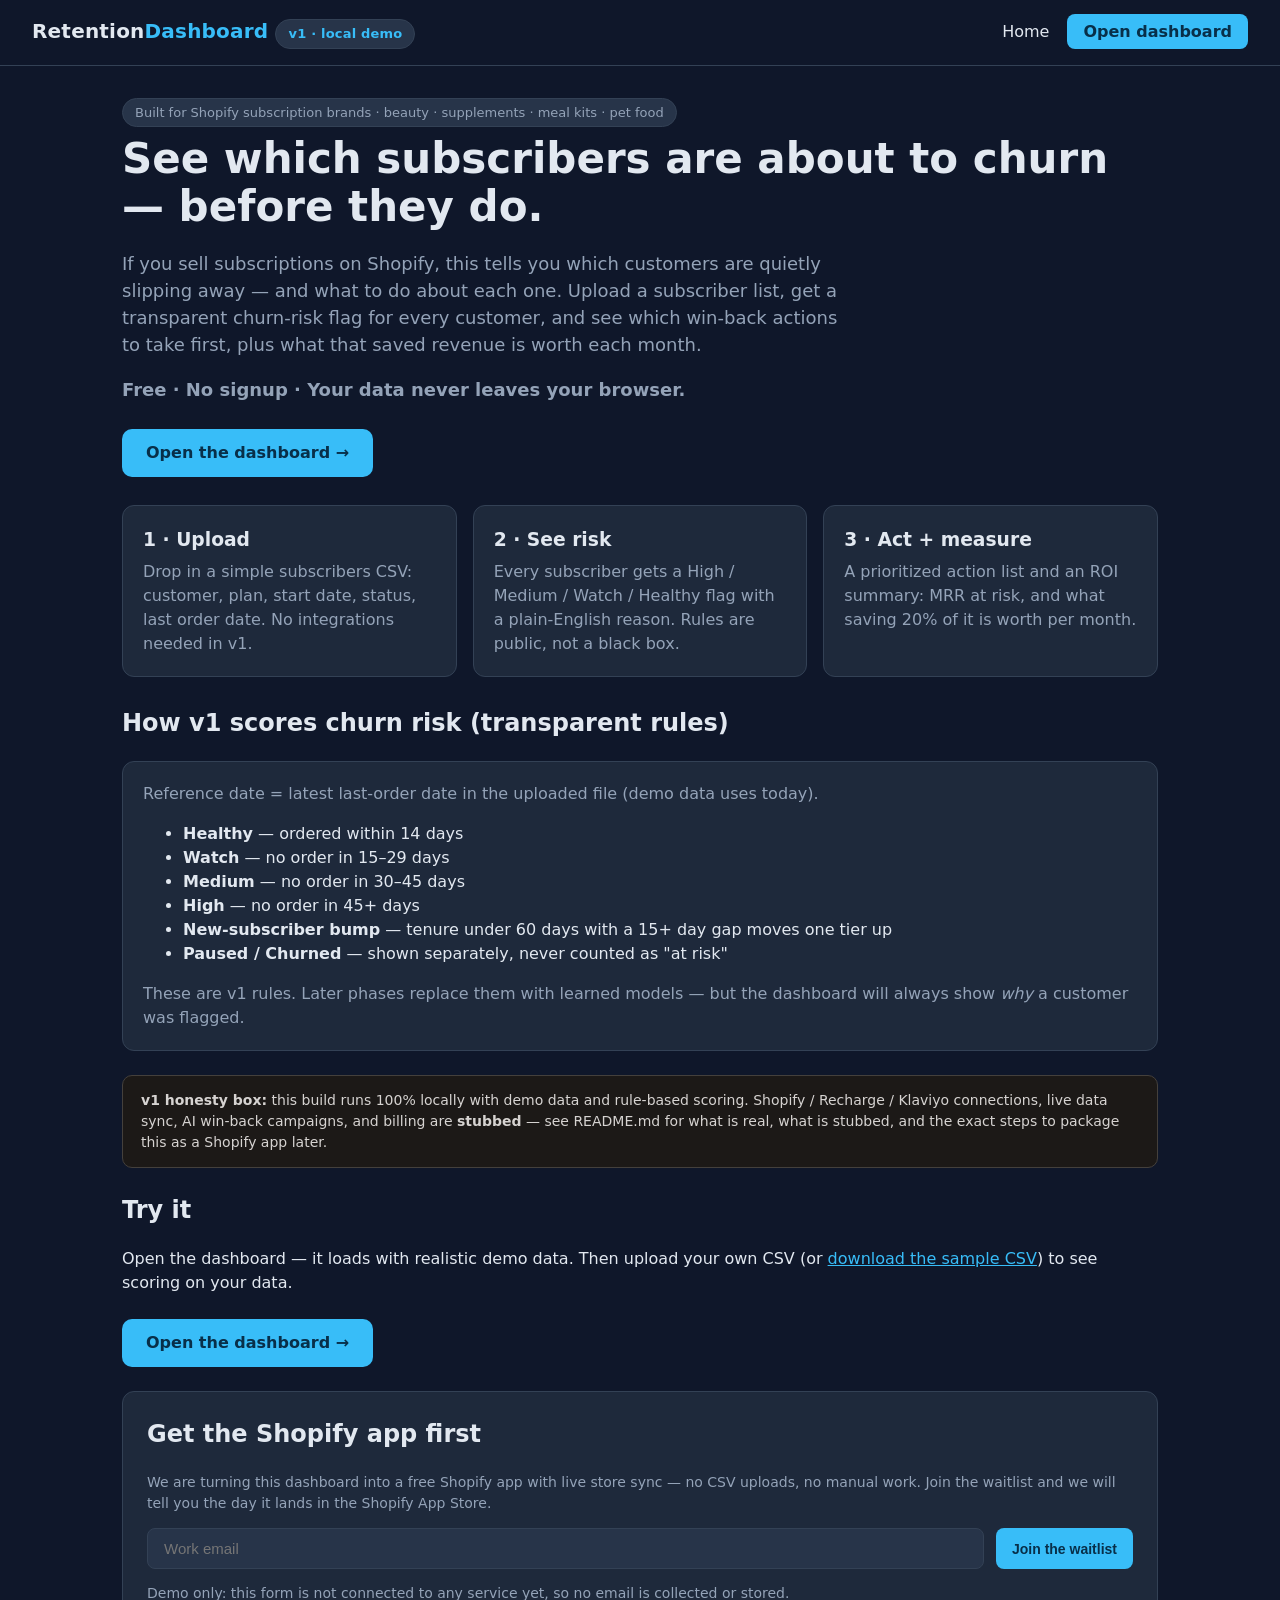
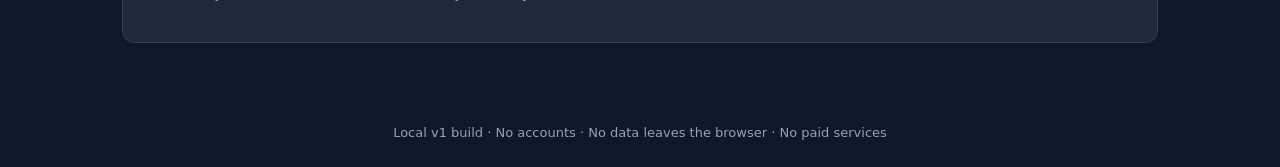
<file: index.html>
<!DOCTYPE html>
<html lang="en">
<head>
<meta charset="utf-8">
<meta name="viewport" content="width=device-width, initial-scale=1">
<title>RetentionAI — Churn-Risk Dashboard for Shopify Subscription Brands</title>
<meta name="description" content="Free churn-risk dashboard for Shopify subscription brands. Upload a subscribers CSV and see which customers are about to churn — scored in your browser, no signup, no data leaves your machine.">
<meta property="og:title" content="RetentionAI — See which subscribers are about to churn">
<meta property="og:description" content="Free churn-risk dashboard for Shopify subscription brands: beauty, supplements, meal kits, pet food. CSV upload, transparent rules, browser-local scoring.">
<meta property="og:type" content="website">
<meta property="og:url" content="https://bhavesh189.github.io/venture-v1/">
<meta name="twitter:card" content="summary">
<meta name="twitter:title" content="RetentionAI — See which subscribers are about to churn">
<meta name="twitter:description" content="Free churn-risk dashboard for Shopify subscription brands. CSV upload, transparent rules, browser-local scoring.">
<link rel="stylesheet" href="style.css">
</head>
<body>
<header>
  <div class="logo">Retention<span>Dashboard</span> <span class="pill">v1 · local demo</span></div>
  <nav><a href="index.html">Home</a><a href="dashboard.html" class="btn">Open dashboard</a></nav>
</header>
<main>
  <section class="hero">
    <span class="pill">Built for Shopify subscription brands · beauty · supplements · meal kits · pet food</span>
    <h1>See which subscribers are about to churn — before they do.</h1>
    <p>If you sell subscriptions on Shopify, this tells you which customers are quietly slipping away — and what to do about each one. Upload a subscriber list, get a transparent churn-risk flag for every customer, and see which win-back actions to take first, plus what that saved revenue is worth each month.</p>
    <p><b>Free · No signup · Your data never leaves your browser.</b></p>
    <a class="cta" href="dashboard.html">Open the dashboard →</a>
  </section>

  <div class="grid3">
    <div class="card"><h3>1 · Upload</h3><p>Drop in a simple subscribers CSV: customer, plan, start date, status, last order date. No integrations needed in v1.</p></div>
    <div class="card"><h3>2 · See risk</h3><p>Every subscriber gets a High / Medium / Watch / Healthy flag with a plain-English reason. Rules are public, not a black box.</p></div>
    <div class="card"><h3>3 · Act + measure</h3><p>A prioritized action list and an ROI summary: MRR at risk, and what saving 20% of it is worth per month.</p></div>
  </div>

  <h2>How v1 scores churn risk (transparent rules)</h2>
  <div class="card">
    <p>Reference date = latest last-order date in the uploaded file (demo data uses today).</p>
    <ul>
      <li><b>Healthy</b> — ordered within 14 days</li>
      <li><b>Watch</b> — no order in 15–29 days</li>
      <li><b>Medium</b> — no order in 30–45 days</li>
      <li><b>High</b> — no order in 45+ days</li>
      <li><b>New-subscriber bump</b> — tenure under 60 days with a 15+ day gap moves one tier up</li>
      <li><b>Paused / Churned</b> — shown separately, never counted as "at risk"</li>
    </ul>
    <p>These are v1 rules. Later phases replace them with learned models — but the dashboard will always show <i>why</i> a customer was flagged.</p>
  </div>

  <div class="note">
    <b>v1 honesty box:</b> this build runs 100% locally with demo data and rule-based scoring.
    Shopify / Recharge / Klaviyo connections, live data sync, AI win-back campaigns, and billing are <b>stubbed</b> — see README.md for what is real, what is stubbed, and the exact steps to package this as a Shopify app later.
  </div>

  <h2>Try it</h2>
  <p>Open the dashboard — it loads with realistic demo data. Then upload your own CSV (or <a href="demo-subscribers.csv" download>download the sample CSV</a>) to see scoring on your data.</p>
  <a class="cta" href="dashboard.html">Open the dashboard →</a>

  <section class="waitlist" id="waitlist">
    <h2>Get the Shopify app first</h2>
    <p>We are turning this dashboard into a free Shopify app with live store sync — no CSV uploads, no manual work. Join the waitlist and we will tell you the day it lands in the Shopify App Store.</p>
    <!-- TODO: waitlist form is UI only in v1 — NOT wired to any backend or form service. Connect a form backend before collecting real emails. -->
    <form id="waitlist-form" action="#" method="post">
      <input type="email" name="email" placeholder="Work email" required aria-label="Work email">
      <button type="submit" class="primary">Join the waitlist</button>
    </form>
    <p id="waitlist-msg">Demo only: this form is not connected to any service yet, so no email is collected or stored.</p>
  </section>
  <script>
    // Waitlist is UI only (see TODO above): never send or store anything.
    document.getElementById('waitlist-form').addEventListener('submit', function (e) {
      e.preventDefault();
      document.getElementById('waitlist-msg').textContent = 'Thanks! This demo waitlist is not wired up yet (TODO: connect a form backend) — no email was sent or stored.';
    });
  </script>
</main>
<footer>Local v1 build · No accounts · No data leaves the browser · No paid services</footer>
</body>
</html>
</file>
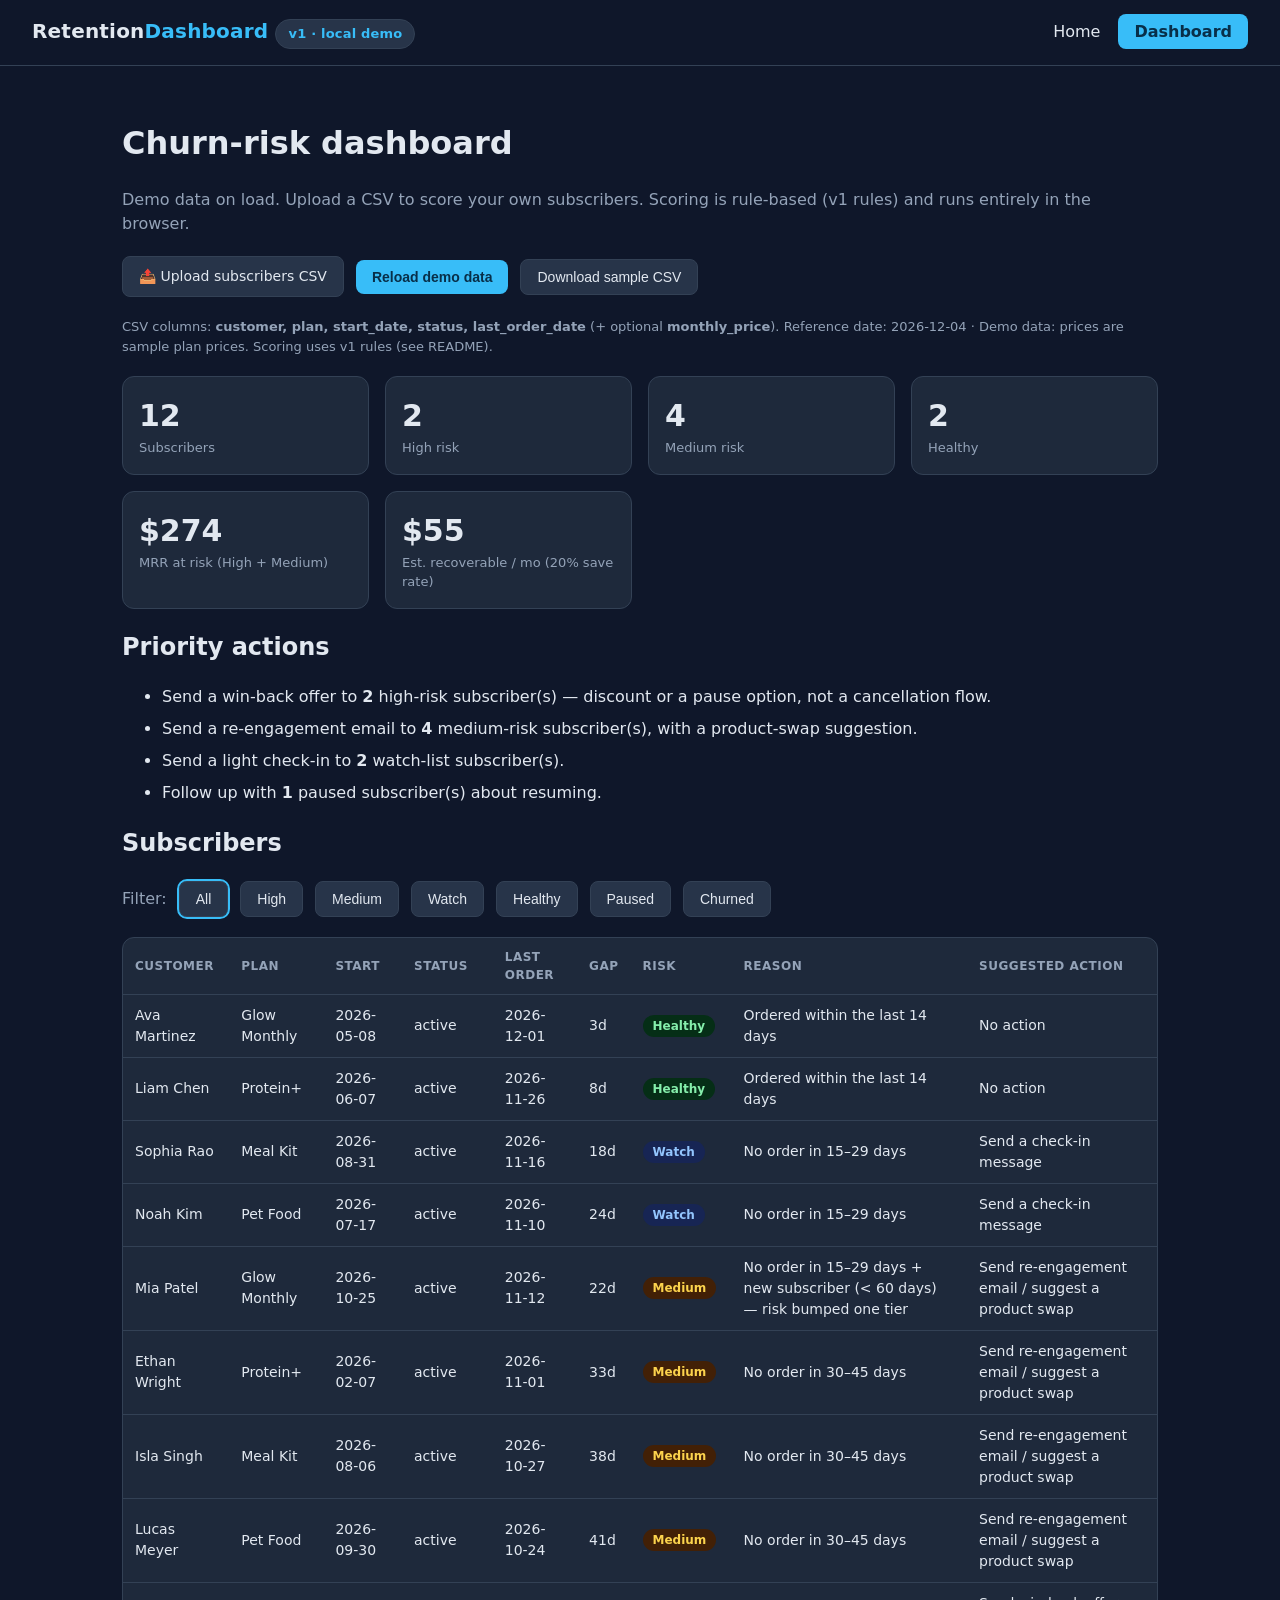
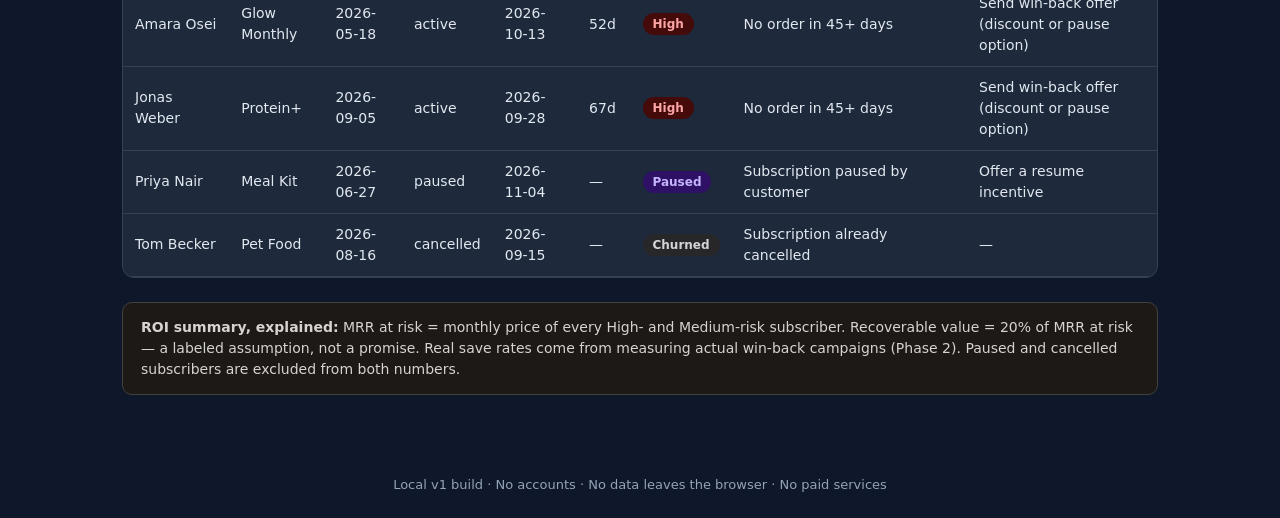
<file: dashboard.html>
<!DOCTYPE html>
<html lang="en">
<head>
<meta charset="utf-8">
<meta name="viewport" content="width=device-width, initial-scale=1">
<title>Churn-Risk Dashboard for Shopify Subscription Brands | RetentionAI</title>
<meta name="description" content="See churn risk across your Shopify subscription base: High, Medium, Watch and Healthy flags, priority win-back actions, and MRR at risk — scored in your browser from a CSV upload. No signup.">
<meta property="og:title" content="RetentionAI dashboard — churn risk for subscription brands">
<meta property="og:description" content="Upload a subscribers CSV, get transparent churn-risk flags, priority win-back actions, and MRR at risk. No signup, no data leaves your browser.">
<meta property="og:type" content="website">
<meta property="og:url" content="https://bhavesh189.github.io/venture-v1/dashboard.html">
<meta name="twitter:card" content="summary">
<meta name="twitter:title" content="RetentionAI dashboard — churn risk for subscription brands">
<meta name="twitter:description" content="Upload a subscribers CSV, get transparent churn-risk flags, priority actions, and MRR at risk. No signup, no data leaves your browser.">
<link rel="stylesheet" href="style.css">
</head>
<body>
<header>
  <div class="logo">Retention<span>Dashboard</span> <span class="pill">v1 · local demo</span></div>
  <nav><a href="index.html">Home</a><a href="dashboard.html" class="btn">Dashboard</a></nav>
</header>
<main>
  <h1>Churn-risk dashboard</h1>
  <p style="color:var(--muted)">Demo data on load. Upload a CSV to score your own subscribers. Scoring is rule-based (v1 rules) and runs entirely in the browser.</p>

  <div class="toolbar">
    <label class="filebtn" for="csv-file">📤 Upload subscribers CSV</label>
    <input type="file" id="csv-file" accept=".csv,text/csv">
    <button id="btn-demo" class="primary">Reload demo data</button>
    <a href="demo-subscribers.csv" download><button>Download sample CSV</button></a>
    <span id="upload-msg" style="color:var(--muted)"></span>
  </div>
  <p style="color:var(--muted); font-size:13px">CSV columns: <b>customer, plan, start_date, status, last_order_date</b> (+ optional <b>monthly_price</b>). <span id="ref-date"></span> · <span id="price-note"></span></p>

  <div class="cards">
    <div class="stat"><div class="num" id="stat-total">—</div><div class="lbl">Subscribers</div></div>
    <div class="stat"><div class="num" id="stat-high">—</div><div class="lbl">High risk</div></div>
    <div class="stat"><div class="num" id="stat-medium">—</div><div class="lbl">Medium risk</div></div>
    <div class="stat"><div class="num" id="stat-healthy">—</div><div class="lbl">Healthy</div></div>
    <div class="stat"><div class="num" id="stat-mrr">—</div><div class="lbl">MRR at risk (High + Medium)</div></div>
    <div class="stat"><div class="num" id="stat-recoverable">—</div><div class="lbl">Est. recoverable / mo (20% save rate)</div></div>
  </div>

  <h2>Priority actions</h2>
  <ul class="actions" id="actions-list"></ul>

  <h2>Subscribers</h2>
  <div class="toolbar">
    <span style="color:var(--muted)">Filter:</span>
    <button data-filter="All" class="active">All</button>
    <button data-filter="High">High</button>
    <button data-filter="Medium">Medium</button>
    <button data-filter="Watch">Watch</button>
    <button data-filter="Healthy">Healthy</button>
    <button data-filter="Paused">Paused</button>
    <button data-filter="Churned">Churned</button>
  </div>
  <div class="card" style="padding:0; overflow-x:auto">
    <table>
      <thead><tr><th>Customer</th><th>Plan</th><th>Start</th><th>Status</th><th>Last order</th><th>Gap</th><th>Risk</th><th>Reason</th><th>Suggested action</th></tr></thead>
      <tbody id="risk-rows"></tbody>
    </table>
  </div>

  <div class="note">
    <b>ROI summary, explained:</b> MRR at risk = monthly price of every High- and Medium-risk subscriber.
    Recoverable value = 20% of MRR at risk — a labeled assumption, not a promise. Real save rates come from measuring actual win-back campaigns (Phase 2).
    Paused and cancelled subscribers are excluded from both numbers.
  </div>
</main>
<footer>Local v1 build · No accounts · No data leaves the browser · No paid services</footer>
<script src="app.js"></script>
</body>
</html>
</file>
<file: style.css>
/* v1 — dependency-free, no external fonts or CDNs. Everything runs offline. */
:root {
  --bg: #0f172a; --panel: #1e293b; --panel2: #273449; --text: #e2e8f0;
  --muted: #94a3b8; --line: #334155; --accent: #38bdf8; --green: #34d399;
  --amber: #fbbf24; --red: #f87171; --violet: #a78bfa;
}
* { box-sizing: border-box; }
body { margin: 0; font-family: system-ui, -apple-system, "Segoe UI", Roboto, sans-serif;
  background: var(--bg); color: var(--text); line-height: 1.5; }
a { color: var(--accent); }
header { display: flex; justify-content: space-between; align-items: center;
  padding: 16px 32px; border-bottom: 1px solid var(--line); }
.logo { font-weight: 800; font-size: 20px; letter-spacing: .2px; }
.logo span { color: var(--accent); }
nav a { margin-left: 18px; text-decoration: none; color: var(--text); }
nav a.btn { background: var(--accent); color: #082f49; padding: 8px 16px;
  border-radius: 8px; font-weight: 700; }
main { max-width: 1100px; margin: 0 auto; padding: 32px; }
.hero h1 { font-size: 42px; line-height: 1.15; margin: 8px 0; }
.hero p { color: var(--muted); font-size: 18px; max-width: 720px; }
.pill { display: inline-block; background: var(--panel2); border: 1px solid var(--line);
  border-radius: 999px; padding: 4px 12px; font-size: 13px; color: var(--muted); }
.grid3 { display: grid; grid-template-columns: repeat(3, 1fr); gap: 16px; margin: 28px 0; }
.card { background: var(--panel); border: 1px solid var(--line); border-radius: 12px; padding: 20px; }
.card h3 { margin: 0 0 6px; }
.card p { color: var(--muted); margin: 0; }
.steps { counter-reset: s; }
.step { display: flex; gap: 16px; margin: 16px 0; }
.step b { background: var(--accent); color: #082f49; width: 32px; height: 32px;
  border-radius: 50%; display: grid; place-items: center; flex-shrink: 0; }
.cta { display: inline-block; background: var(--accent); color: #082f49; font-weight: 800;
  padding: 12px 24px; border-radius: 10px; text-decoration: none; margin-top: 8px; }
.note { background: #1c1917; border: 1px solid #44403c; border-radius: 10px;
  padding: 14px 18px; color: #d6d3d1; font-size: 14px; margin: 24px 0; }
/* dashboard */
.cards { display: grid; grid-template-columns: repeat(4, 1fr); gap: 16px; margin: 20px 0; }
.stat { background: var(--panel); border: 1px solid var(--line); border-radius: 12px; padding: 16px; }
.stat .num { font-size: 30px; font-weight: 800; }
.stat .lbl { color: var(--muted); font-size: 13px; }
.toolbar { display: flex; gap: 12px; flex-wrap: wrap; align-items: center; margin: 20px 0; }
button, .filebtn { background: var(--panel2); color: var(--text); border: 1px solid var(--line);
  border-radius: 8px; padding: 9px 16px; cursor: pointer; font-size: 14px; }
button.primary { background: var(--accent); color: #082f49; font-weight: 700; border: none; }
button.active { outline: 2px solid var(--accent); }
input[type=file] { display: none; }
table { width: 100%; border-collapse: collapse; font-size: 14px; }
th, td { text-align: left; padding: 10px 12px; border-bottom: 1px solid var(--line); }
th { color: var(--muted); font-size: 12px; text-transform: uppercase; letter-spacing: .5px; }
.badge { display: inline-block; padding: 2px 10px; border-radius: 999px; font-size: 12px; font-weight: 700; }
.high { background: #450a0a; color: #fca5a5; }
.medium { background: #422006; color: #fcd34d; }
.watch { background: #172554; color: #93c5fd; }
.healthy { background: #052e16; color: #86efac; }
.churned { background: #27272a; color: #d4d4d8; }
.paused { background: #2e1065; color: #c4b5fd; }
ul.actions li { margin: 8px 0; }
/* waitlist (landing page; UI only in v1 — see TODO in index.html) */
.waitlist { background: var(--panel); border: 1px solid var(--line); border-radius: 12px; padding: 24px; margin: 24px 0; }
.waitlist h2 { margin-top: 0; }
.waitlist form { display: flex; gap: 12px; flex-wrap: wrap; margin-top: 12px; }
.waitlist input[type=email] { background: var(--panel2); color: var(--text); border: 1px solid var(--line);
  border-radius: 8px; padding: 11px 16px; font-size: 15px; min-width: 260px; flex: 1; }
.waitlist p { color: var(--muted); font-size: 14px; }
footer { color: var(--muted); font-size: 13px; text-align: center; padding: 24px; }
@media (max-width: 800px) { .grid3, .cards { grid-template-columns: 1fr 1fr; } .hero h1 { font-size: 30px; } }
</file>
